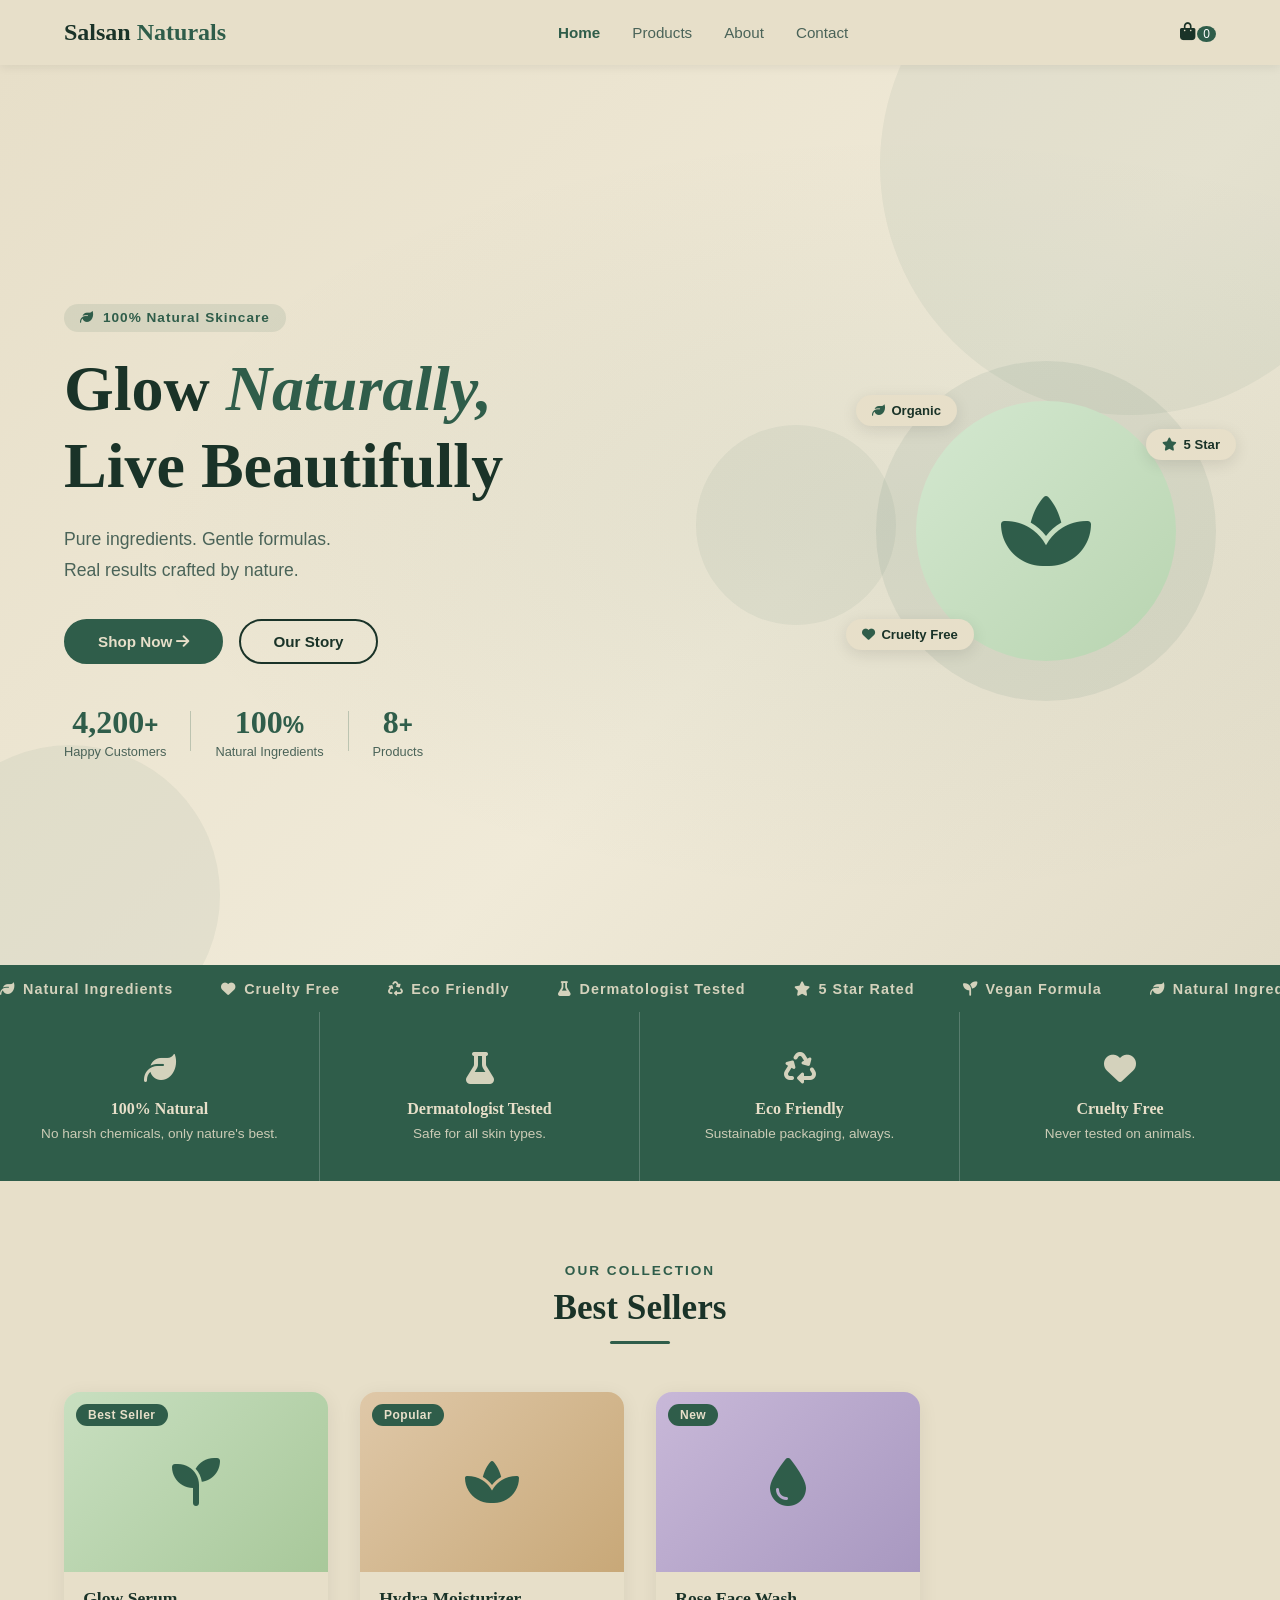
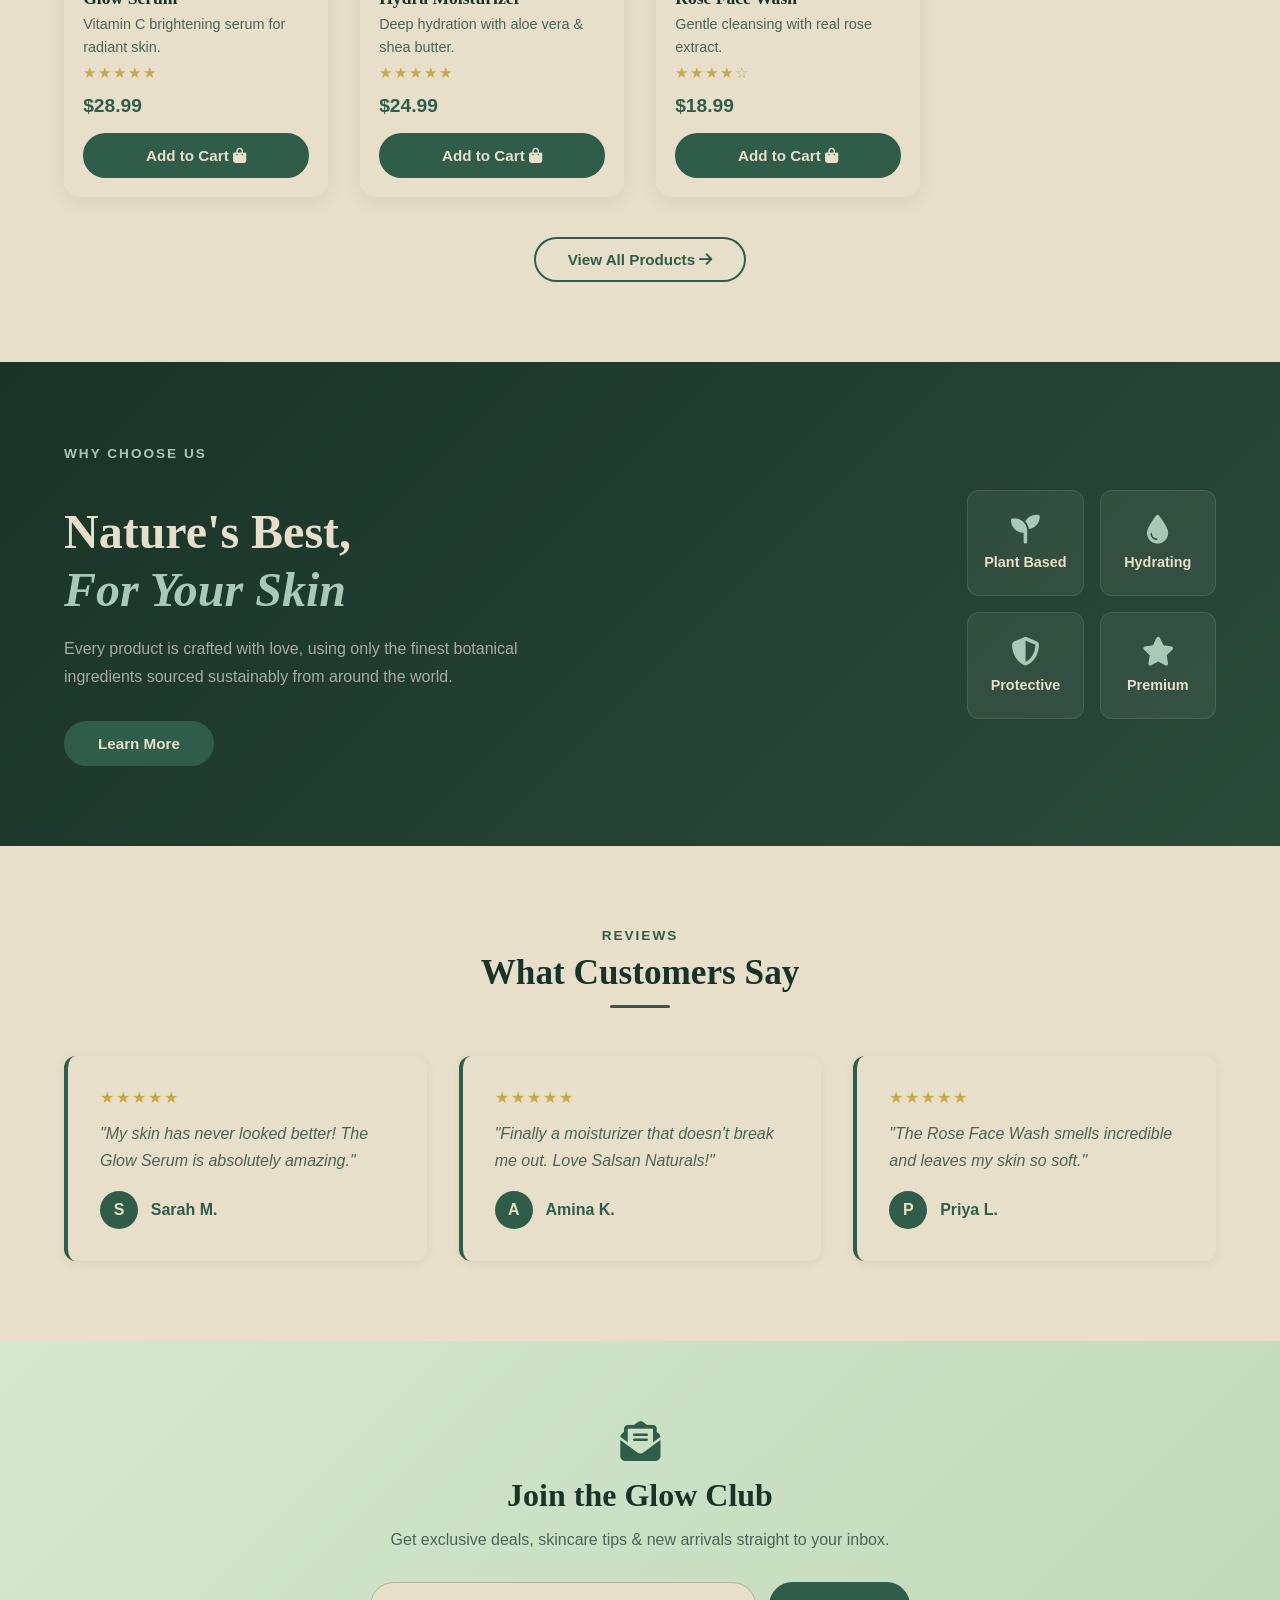
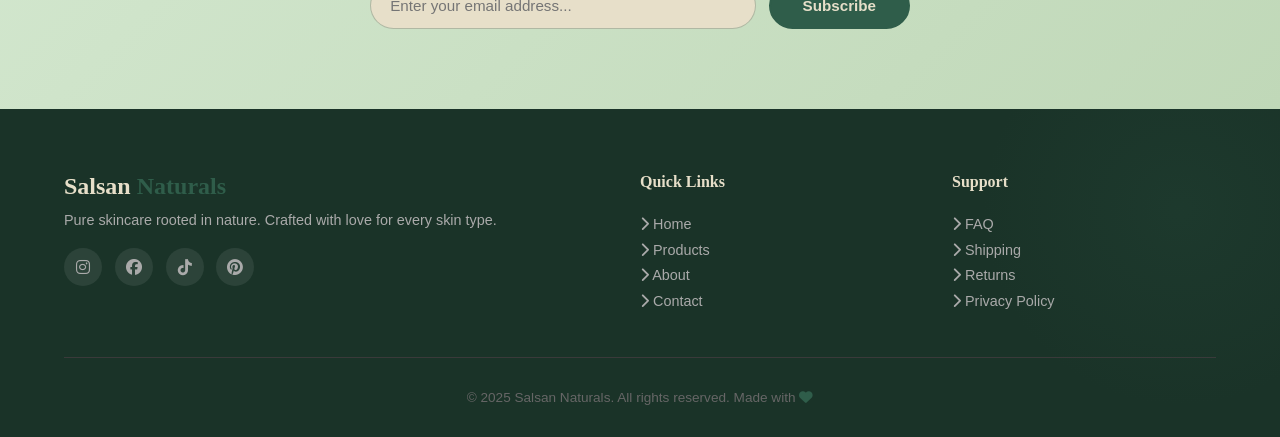
<file: index.html>
<!DOCTYPE html>
<html lang="en">
<head>
  <meta charset="UTF-8" />
  <meta name="viewport" content="width=device-width, initial-scale=1.0"/>
  <title>Salsan Naturals – Pure Skincare</title>
  <link rel="stylesheet" href="css/style.css" />
  <link href="https://fonts.googleapis.com/css2?family=Cormorant+Garamond:ital,wght@0,400;0,600;0,700;1,400&family=Jost:wght@300;400;500;600&display=swap" rel="stylesheet"/>
  <link rel="stylesheet" href="https://cdnjs.cloudflare.com/ajax/libs/font-awesome/6.5.0/css/all.min.css"/>
</head>
<body>

  <!-- CURSOR GLOW -->
  <div class="cursor-glow" id="cursorGlow"></div>

  <!-- FLOATING PARTICLES -->
  <div class="particles" id="particles"></div>

  <!-- NAVBAR -->
  <nav class="navbar" id="navbar">
    <div class="logo">Salsan <span>Naturals</span></div>
    <ul class="nav-links" id="navLinks">
      <li><a href="index.html" class="active">Home</a></li>
      <li><a href="products.html">Products</a></li>
      <li><a href="about.html">About</a></li>
      <li><a href="contact.html">Contact</a></li>
    </ul>
    <div class="nav-icons">
      <a href="products.html" class="cart-icon"><i class="fas fa-shopping-bag"></i><span id="cart-count">0</span></a>
    </div>
    <div class="hamburger" id="hamburger"><i class="fas fa-bars"></i></div>
  </nav>

  <!-- HERO -->
  <section class="hero">
    <div class="hero-bg-overlay"></div>
    <div class="hero-shapes">
      <div class="shape shape-1"></div>
      <div class="shape shape-2"></div>
      <div class="shape shape-3"></div>
    </div>
    <div class="hero-content reveal">
      <p class="hero-badge"><i class="fas fa-leaf"></i> 100% Natural Skincare</p>
      <h1 class="hero-title">Glow <em>Naturally,</em><br/>Live Beautifully</h1>
      <p class="hero-desc">Pure ingredients. Gentle formulas.<br/>Real results crafted by nature.</p>
      <div class="hero-btns">
        <a href="products.html" class="btn btn-primary">Shop Now <i class="fas fa-arrow-right"></i></a>
        <a href="about.html" class="btn btn-ghost">Our Story</a>
      </div>
      <div class="hero-stats">
        <div class="stat"><span class="count" data-target="5000">0</span><span>+</span><p>Happy Customers</p></div>
        <div class="stat-divider"></div>
        <div class="stat"><span class="count" data-target="100">0</span><span>%</span><p>Natural Ingredients</p></div>
        <div class="stat-divider"></div>
        <div class="stat"><span class="count" data-target="8">0</span><span>+</span><p>Products</p></div>
      </div>
    </div>
    <div class="hero-visual reveal-right">
      <div class="hero-circle-outer">
        <div class="hero-circle-inner">
          <i class="fas fa-spa fa-5x"></i>
        </div>
      </div>
      <div class="floating-badge badge-1"><i class="fas fa-leaf"></i> Organic</div>
      <div class="floating-badge badge-2"><i class="fas fa-heart"></i> Cruelty Free</div>
      <div class="floating-badge badge-3"><i class="fas fa-star"></i> 5 Star</div>
    </div>
  </section>

  <!-- MARQUEE STRIP -->
  <div class="marquee-strip">
    <div class="marquee-track">
      <span><i class="fas fa-leaf"></i> Natural Ingredients</span>
      <span><i class="fas fa-heart"></i> Cruelty Free</span>
      <span><i class="fas fa-recycle"></i> Eco Friendly</span>
      <span><i class="fas fa-flask"></i> Dermatologist Tested</span>
      <span><i class="fas fa-star"></i> 5 Star Rated</span>
      <span><i class="fas fa-seedling"></i> Vegan Formula</span>
      <span><i class="fas fa-leaf"></i> Natural Ingredients</span>
      <span><i class="fas fa-heart"></i> Cruelty Free</span>
      <span><i class="fas fa-recycle"></i> Eco Friendly</span>
      <span><i class="fas fa-flask"></i> Dermatologist Tested</span>
      <span><i class="fas fa-star"></i> 5 Star Rated</span>
      <span><i class="fas fa-seedling"></i> Vegan Formula</span>
    </div>
  </div>

  <!-- FEATURES -->
  <section class="features">
    <div class="feature reveal-up" style="--d:0s"><i class="fas fa-leaf"></i><h3>100% Natural</h3><p>No harsh chemicals, only nature's best.</p></div>
    <div class="feature reveal-up" style="--d:0.1s"><i class="fas fa-flask"></i><h3>Dermatologist Tested</h3><p>Safe for all skin types.</p></div>
    <div class="feature reveal-up" style="--d:0.2s"><i class="fas fa-recycle"></i><h3>Eco Friendly</h3><p>Sustainable packaging, always.</p></div>
    <div class="feature reveal-up" style="--d:0.3s"><i class="fas fa-heart"></i><h3>Cruelty Free</h3><p>Never tested on animals.</p></div>
  </section>

  <!-- BEST SELLERS -->
  <section class="section">
    <div class="section-header reveal">
      <p class="section-tag">Our Collection</p>
      <h2 class="section-title">Best Sellers</h2>
    </div>
    <div class="products-grid">
      <div class="product-card reveal-up" style="--d:0s">
        <div class="product-img" style="background:linear-gradient(135deg,#c8dfc0,#a8c89a);"><i class="fas fa-seedling fa-3x"></i></div>
        <div class="product-badge">Best Seller</div>
        <h3>Glow Serum</h3>
        <p>Vitamin C brightening serum for radiant skin.</p>
        <div class="product-stars">★★★★★</div>
        <span class="price">$28.99</span>
        <button class="btn add-cart" onclick="addToCart(this)">Add to Cart <i class="fas fa-shopping-bag"></i></button>
      </div>
      <div class="product-card reveal-up" style="--d:0.15s">
        <div class="product-img" style="background:linear-gradient(135deg,#dfc8a8,#c8a878);"><i class="fas fa-spa fa-3x"></i></div>
        <div class="product-badge">Popular</div>
        <h3>Hydra Moisturizer</h3>
        <p>Deep hydration with aloe vera & shea butter.</p>
        <div class="product-stars">★★★★★</div>
        <span class="price">$24.99</span>
        <button class="btn add-cart" onclick="addToCart(this)">Add to Cart <i class="fas fa-shopping-bag"></i></button>
      </div>
      <div class="product-card reveal-up" style="--d:0.3s">
        <div class="product-img" style="background:linear-gradient(135deg,#c8b8d8,#a898c0);"><i class="fas fa-droplet fa-3x"></i></div>
        <div class="product-badge">New</div>
        <h3>Rose Face Wash</h3>
        <p>Gentle cleansing with real rose extract.</p>
        <div class="product-stars">★★★★☆</div>
        <span class="price">$18.99</span>
        <button class="btn add-cart" onclick="addToCart(this)">Add to Cart <i class="fas fa-shopping-bag"></i></button>
      </div>
    </div>
    <div class="center-btn reveal">
      <a href="products.html" class="btn btn-outline">View All Products <i class="fas fa-arrow-right"></i></a>
    </div>
  </section>

  <!-- BANNER SECTION -->
  <section class="banner-section reveal">
    <div class="banner-content">
      <p class="section-tag">Why Choose Us</p>
      <h2>Nature's Best,<br/><em>For Your Skin</em></h2>
      <p>Every product is crafted with love, using only the finest botanical ingredients sourced sustainably from around the world.</p>
      <a href="about.html" class="btn btn-primary">Learn More</a>
    </div>
    <div class="banner-icons">
      <div class="banner-icon-card reveal-up" style="--d:0s"><i class="fas fa-seedling"></i><span>Plant Based</span></div>
      <div class="banner-icon-card reveal-up" style="--d:0.1s"><i class="fas fa-tint"></i><span>Hydrating</span></div>
      <div class="banner-icon-card reveal-up" style="--d:0.2s"><i class="fas fa-shield-alt"></i><span>Protective</span></div>
      <div class="banner-icon-card reveal-up" style="--d:0.3s"><i class="fas fa-star"></i><span>Premium</span></div>
    </div>
  </section>

  <!-- TESTIMONIALS -->
  <section class="testimonials">
    <div class="section-header reveal">
      <p class="section-tag">Reviews</p>
      <h2 class="section-title">What Customers Say</h2>
    </div>
    <div class="testimonials-grid">
      <div class="testimonial reveal-up" style="--d:0s">
        <div class="testimonial-stars">★★★★★</div>
        <p>"My skin has never looked better! The Glow Serum is absolutely amazing."</p>
        <div class="testimonial-author"><div class="author-avatar">S</div><strong>Sarah M.</strong></div>
      </div>
      <div class="testimonial reveal-up" style="--d:0.15s">
        <div class="testimonial-stars">★★★★★</div>
        <p>"Finally a moisturizer that doesn't break me out. Love Salsan Naturals!"</p>
        <div class="testimonial-author"><div class="author-avatar">A</div><strong>Amina K.</strong></div>
      </div>
      <div class="testimonial reveal-up" style="--d:0.3s">
        <div class="testimonial-stars">★★★★★</div>
        <p>"The Rose Face Wash smells incredible and leaves my skin so soft."</p>
        <div class="testimonial-author"><div class="author-avatar">P</div><strong>Priya L.</strong></div>
      </div>
    </div>
  </section>

  <!-- NEWSLETTER -->
  <section class="newsletter reveal">
    <div class="newsletter-content">
      <i class="fas fa-envelope-open-text newsletter-icon"></i>
      <h2>Join the Glow Club</h2>
      <p>Get exclusive deals, skincare tips & new arrivals straight to your inbox.</p>
      <form class="newsletter-form" onsubmit="subscribeNewsletter(event)">
        <input type="email" placeholder="Enter your email address..." required />
        <button type="submit" class="btn btn-primary">Subscribe</button>
      </form>
    </div>
  </section>

  <!-- FOOTER -->
  <footer class="footer">
    <div class="footer-glow"></div>
    <div class="footer-content">
      <div class="footer-brand">
        <div class="logo">Salsan <span>Naturals</span></div>
        <p>Pure skincare rooted in nature. Crafted with love for every skin type.</p>
        <div class="footer-social-icons">
          <a href="#"><i class="fab fa-instagram"></i></a>
          <a href="#"><i class="fab fa-facebook"></i></a>
          <a href="#"><i class="fab fa-tiktok"></i></a>
          <a href="#"><i class="fab fa-pinterest"></i></a>
        </div>
      </div>
      <div class="footer-links">
        <h4>Quick Links</h4>
        <a href="index.html"><i class="fas fa-chevron-right"></i> Home</a>
        <a href="products.html"><i class="fas fa-chevron-right"></i> Products</a>
        <a href="about.html"><i class="fas fa-chevron-right"></i> About</a>
        <a href="contact.html"><i class="fas fa-chevron-right"></i> Contact</a>
      </div>
      <div class="footer-links">
        <h4>Support</h4>
        <a href="#"><i class="fas fa-chevron-right"></i> FAQ</a>
        <a href="#"><i class="fas fa-chevron-right"></i> Shipping</a>
        <a href="#"><i class="fas fa-chevron-right"></i> Returns</a>
        <a href="#"><i class="fas fa-chevron-right"></i> Privacy Policy</a>
      </div>
    </div>
    <p class="footer-bottom">&copy; 2025 Salsan Naturals. All rights reserved. Made with <i class="fas fa-heart" style="color:#2F5D4A"></i></p>
  </footer>

  <!-- SCROLL TO TOP -->
  <button class="scroll-top" id="scrollTop" onclick="window.scrollTo({top:0,behavior:'smooth'})">
    <i class="fas fa-arrow-up"></i>
  </button>

  <script src="js/main.js"></script>
</body>
</html>
</file>
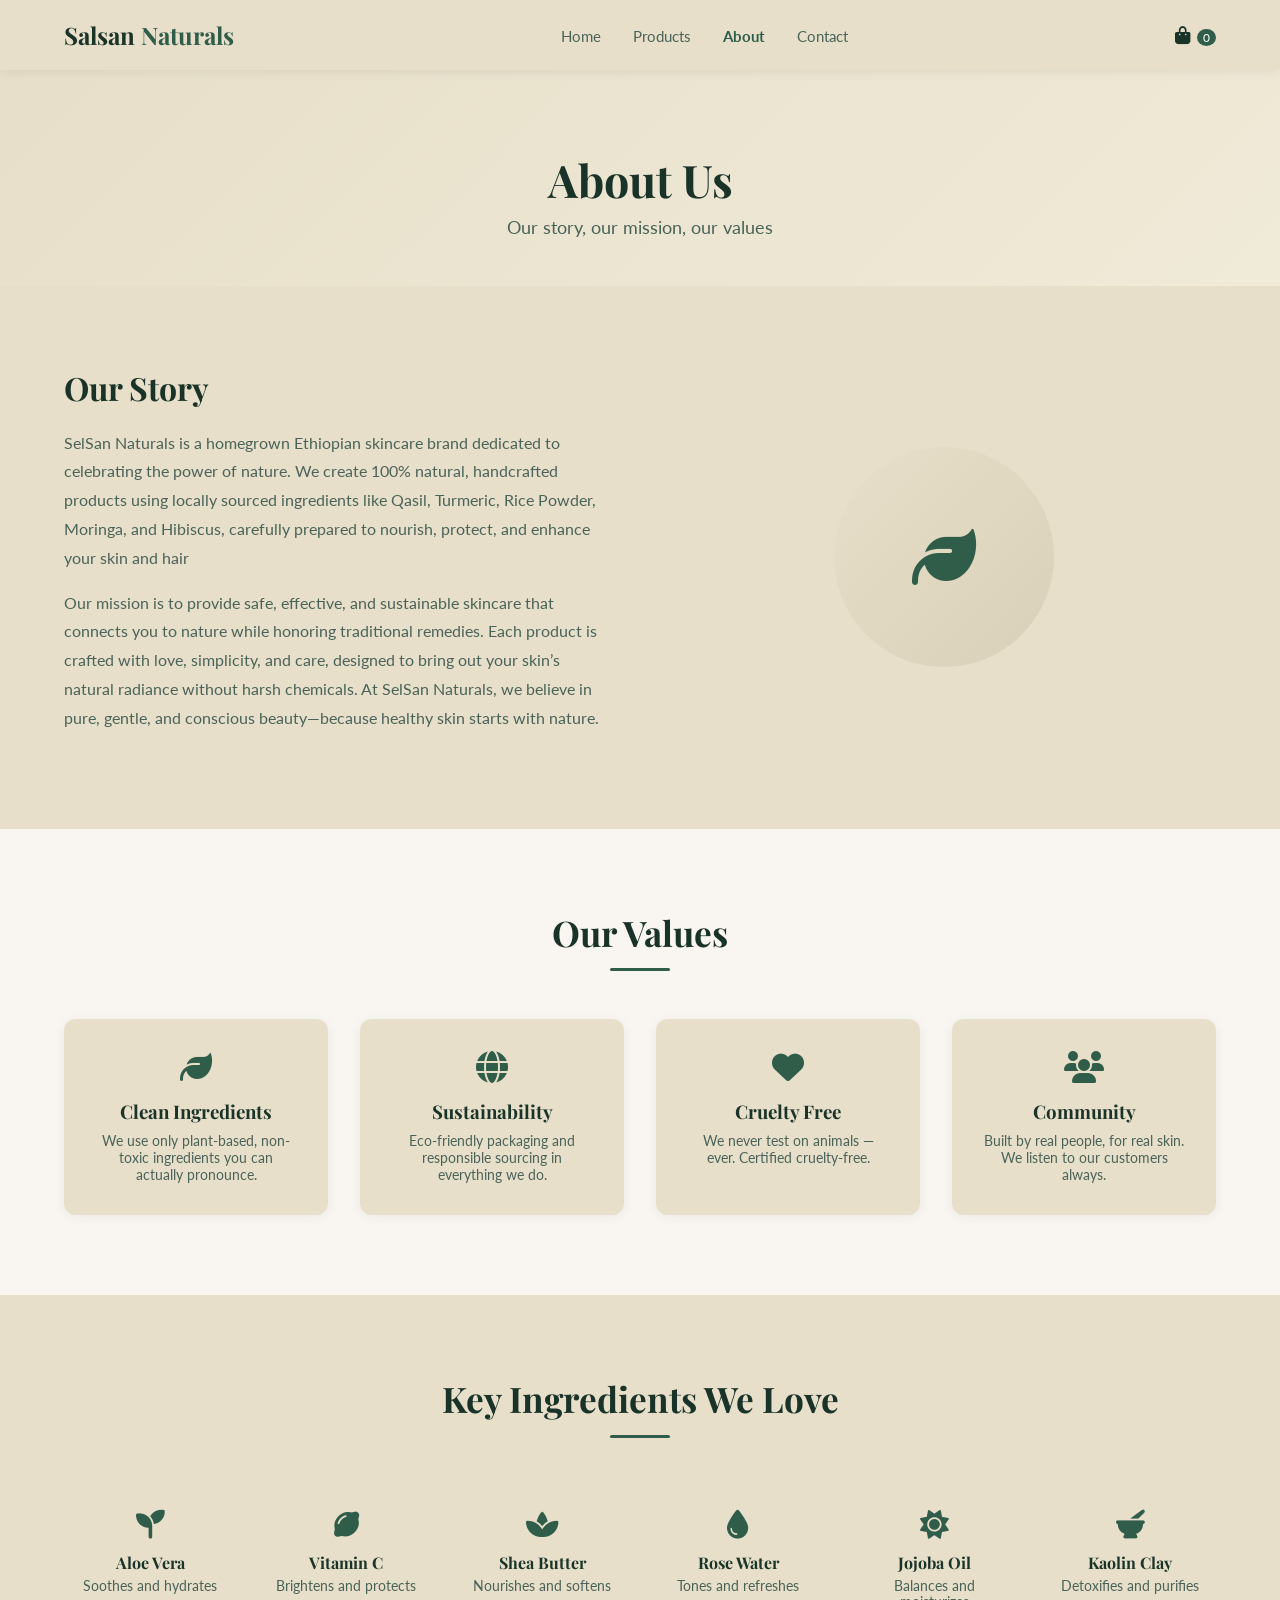
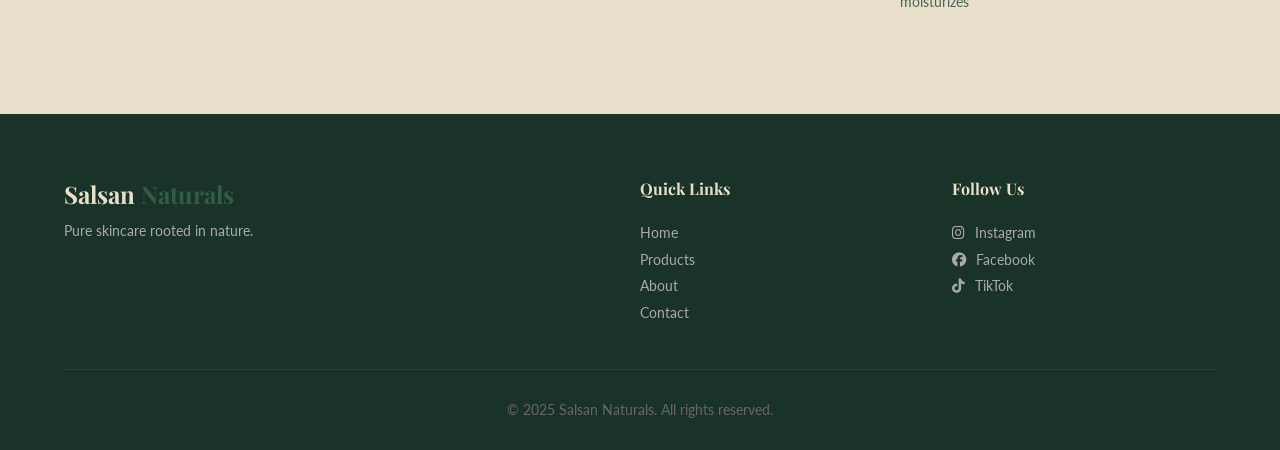
<file: about.html>
<!DOCTYPE html>
<html lang="en">
<head>
  <meta charset="UTF-8" />
  <meta name="viewport" content="width=device-width, initial-scale=1.0"/>
  <title>About – Salsan Naturals</title>
  <link rel="stylesheet" href="css/style.css" />
  <link href="https://fonts.googleapis.com/css2?family=Playfair+Display:wght@500;700&family=Lato:wght@300;400;700&display=swap" rel="stylesheet"/>
  <link rel="stylesheet" href="https://cdnjs.cloudflare.com/ajax/libs/font-awesome/6.5.0/css/all.min.css"/>
</head>
<body>

  <nav class="navbar">
    <div class="logo">Salsan <span>Naturals</span></div>
    <ul class="nav-links" id="navLinks">
      <li><a href="index.html">Home</a></li>
      <li><a href="products.html">Products</a></li>
      <li><a href="about.html" class="active">About</a></li>
      <li><a href="contact.html">Contact</a></li>
    </ul>
    <div class="nav-icons">
      <a href="products.html"><i class="fas fa-shopping-bag"></i> <span id="cart-count">0</span></a>
    </div>
    <div class="hamburger" id="hamburger"><i class="fas fa-bars"></i></div>
  </nav>

  <section class="page-hero">
    <h1>About Us</h1>
    <p>Our story, our mission, our values</p>
  </section>

  <section class="section about-section">
    <div class="about-grid">
      <div class="about-text">
        <h2>Our Story</h2>
        <p>SelSan Naturals is a homegrown Ethiopian skincare brand dedicated to celebrating the power of nature. We create 100% natural, handcrafted products using locally sourced ingredients like Qasil, Turmeric, Rice Powder, Moringa, and Hibiscus, carefully prepared to nourish, protect, and enhance your skin and hair</p>
        <p>Our mission is to provide safe, effective, and sustainable skincare that connects you to nature while honoring traditional remedies. Each product is crafted with love, simplicity, and care, designed to bring out your skin’s natural radiance without harsh chemicals.
At SelSan Naturals, we believe in pure, gentle, and conscious beauty—because healthy skin starts with nature.</p>
      </div>
      <div class="about-visual">
        <div class="about-icon-box"><i class="fas fa-leaf fa-4x"></i></div>
      </div>
    </div>
  </section>

  <section class="section" style="background:#f9f5f0;">
    <h2 class="section-title">Our Values</h2>
    <div class="values-grid">
      <div class="value-card"><i class="fas fa-leaf"></i><h3>Clean Ingredients</h3><p>We use only plant-based, non-toxic ingredients you can actually pronounce.</p></div>
      <div class="value-card"><i class="fas fa-globe"></i><h3>Sustainability</h3><p>Eco-friendly packaging and responsible sourcing in everything we do.</p></div>
      <div class="value-card"><i class="fas fa-heart"></i><h3>Cruelty Free</h3><p>We never test on animals — ever. Certified cruelty-free.</p></div>
      <div class="value-card"><i class="fas fa-users"></i><h3>Community</h3><p>Built by real people, for real skin. We listen to our customers always.</p></div>
    </div>
  </section>

  <section class="section">
    <h2 class="section-title">Key Ingredients We Love</h2>
    <div class="ingredients-grid">
      <div class="ingredient"><i class="fas fa-seedling"></i><h4>Aloe Vera</h4><p>Soothes and hydrates</p></div>
      <div class="ingredient"><i class="fas fa-lemon"></i><h4>Vitamin C</h4><p>Brightens and protects</p></div>
      <div class="ingredient"><i class="fas fa-spa"></i><h4>Shea Butter</h4><p>Nourishes and softens</p></div>
      <div class="ingredient"><i class="fas fa-droplet"></i><h4>Rose Water</h4><p>Tones and refreshes</p></div>
      <div class="ingredient"><i class="fas fa-sun"></i><h4>Jojoba Oil</h4><p>Balances and moisturizes</p></div>
      <div class="ingredient"><i class="fas fa-mortar-pestle"></i><h4>Kaolin Clay</h4><p>Detoxifies and purifies</p></div>
    </div>
  </section>

  <footer class="footer">
    <div class="footer-content">
      <div class="footer-brand"><div class="logo">Salsan <span>Naturals</span></div><p>Pure skincare rooted in nature.</p></div>
      <div class="footer-links">
        <h4>Quick Links</h4>
        <a href="index.html">Home</a>
        <a href="products.html">Products</a>
        <a href="about.html">About</a>
        <a href="contact.html">Contact</a>
      </div>
      <div class="footer-social">
        <h4>Follow Us</h4>
        <a href="#"><i class="fab fa-instagram"></i> Instagram</a>
        <a href="#"><i class="fab fa-facebook"></i> Facebook</a>
        <a href="#"><i class="fab fa-tiktok"></i> TikTok</a>
      </div>
    </div>
    <p class="footer-bottom">&copy; 2025 Salsan Naturals. All rights reserved.</p>
  </footer>

  <script src="js/main.js"></script>
</body>
</html>
</file>
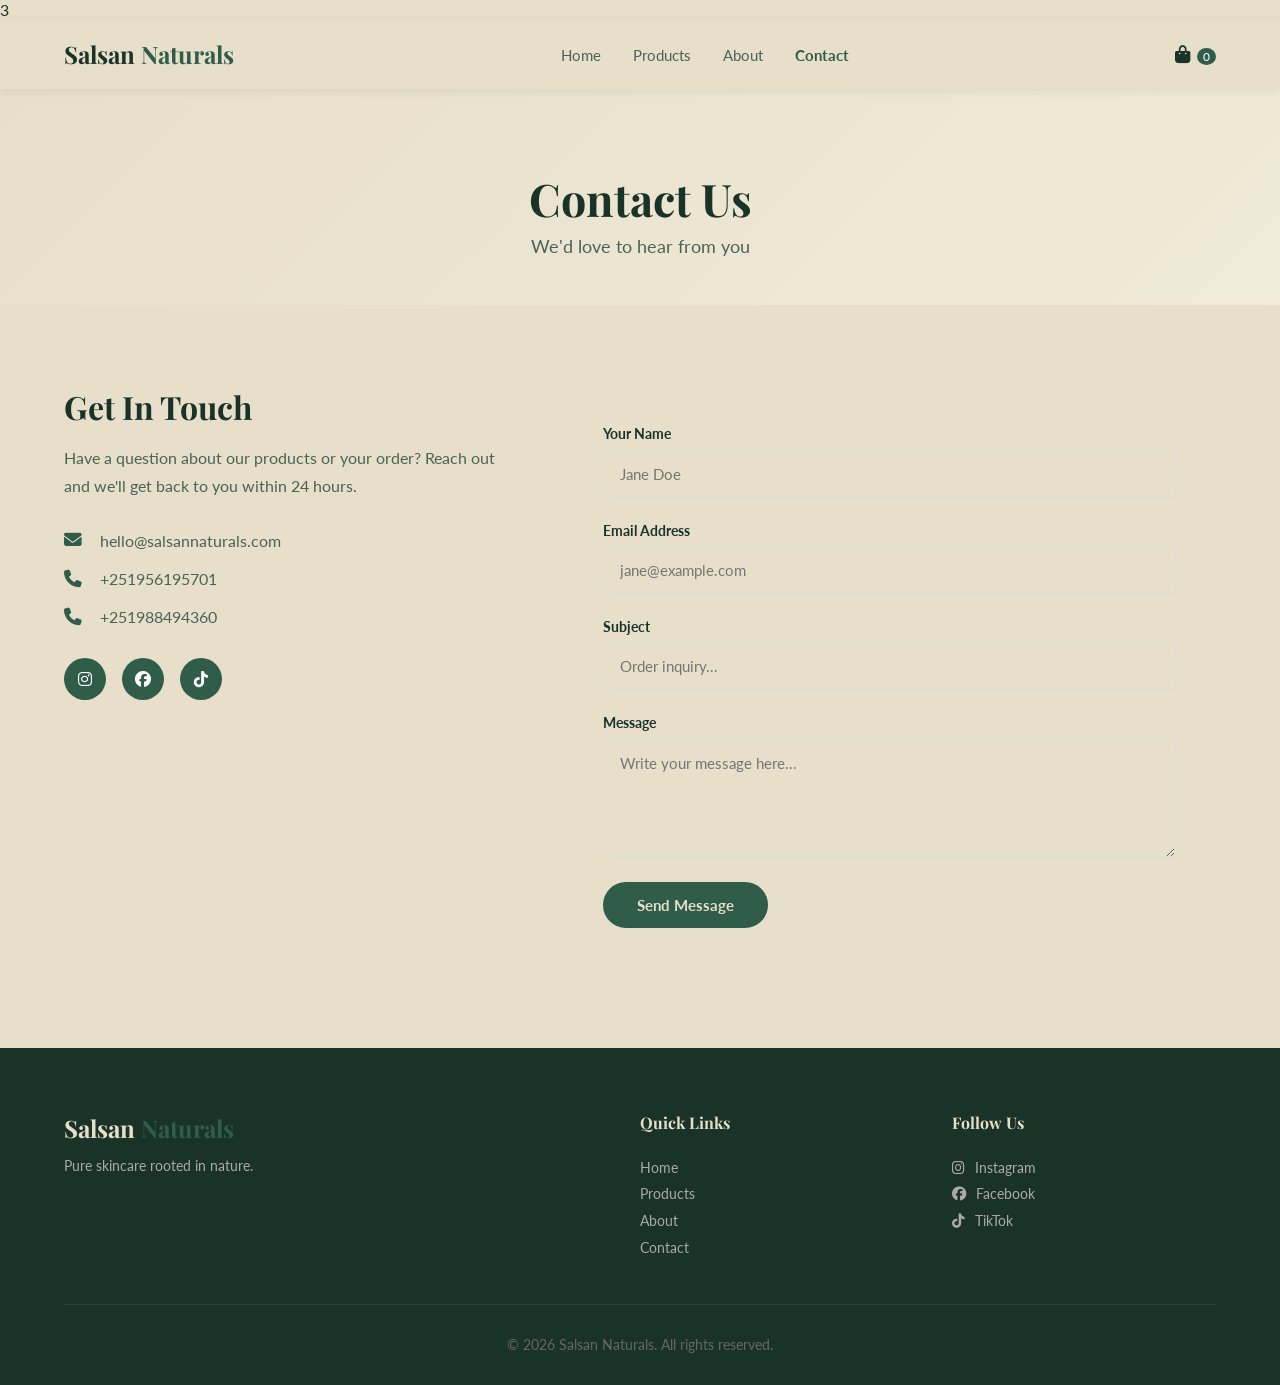
<file: contact.html>
3<!DOCTYPE html>
<html lang="en">
<head>
  <meta charset="UTF-8" />
  <meta name="viewport" content="width=device-width, initial-scale=1.0"/>
  <title>Contact – Salsan Naturals</title>
  <link rel="stylesheet" href="css/style.css" />
  <link href="https://fonts.googleapis.com/css2?family=Playfair+Display:wght@500;700&family=Lato:wght@300;400;700&display=swap" rel="stylesheet"/>
  <link rel="stylesheet" href="https://cdnjs.cloudflare.com/ajax/libs/font-awesome/6.5.0/css/all.min.css"/>
</head>
<body>

  <nav class="navbar">
    <div class="logo">Salsan <span>Naturals</span></div>
    <ul class="nav-links" id="navLinks">
      <li><a href="index.html">Home</a></li>
      <li><a href="products.html">Products</a></li>
      <li><a href="about.html">About</a></li>
      <li><a href="contact.html" class="active">Contact</a></li>
    </ul>
    <div class="nav-icons">
      <a href="products.html"><i class="fas fa-shopping-bag"></i> <span id="cart-count">0</span></a>
    </div>
    <div class="hamburger" id="hamburger"><i class="fas fa-bars"></i></div>
  </nav>

  <section class="page-hero">
    <h1>Contact Us</h1>
    <p>We'd love to hear from you</p>
  </section>

  <section class="section contact-section">
    <div class="contact-grid">

      <div class="contact-info">
        <h2>Get In Touch</h2>
        <p>Have a question about our products or your order? Reach out and we'll get back to you within 24 hours.</p>
        <div class="contact-item"><i class="fas fa-envelope"></i><span>hello@salsannaturals.com</span></div>
        <div class="contact-item"><i class="fas fa-phone"></i><span>+251956195701</span></div>
        <div class="contact-item"><i class="fas fa-phone"></i><span>+251988494360</span></div>
  
        <div class="contact-socials">
          <a href="#"><i class="fab fa-instagram"></i></a>
          <a href="#"><i class="fab fa-facebook"></i></a>
          <a href="#"><i class="fab fa-tiktok"></i></a>
        </div>
      </div>

      <form class="contact-form" id="contactForm" onsubmit="submitForm(event)">
        <div class="form-group">
          <label>Your Name</label>
          <input type="text" id="name" placeholder="Jane Doe" required />
        </div>
        <div class="form-group">
          <label>Email Address</label>
          <input type="email" id="email" placeholder="jane@example.com" required />
        </div>
        <div class="form-group">
          <label>Subject</label>
          <input type="text" id="subject" placeholder="Order inquiry..." required />
        </div>
        <div class="form-group">
          <label>Message</label>
          <textarea id="message" rows="5" placeholder="Write your message here..." required></textarea>
        </div>
        <button type="submit" class="btn">Send Message</button>
        <p id="form-success" class="form-success" style="display:none;">✅ Message sent! We'll reply soon.</p>
      </form>

    </div>
  </section>

  <footer class="footer">
    <div class="footer-content">
      <div class="footer-brand"><div class="logo">Salsan <span>Naturals</span></div><p>Pure skincare rooted in nature.</p></div>
      <div class="footer-links">
        <h4>Quick Links</h4>
        <a href="index.html">Home</a>
        <a href="products.html">Products</a>
        <a href="about.html">About</a>
        <a href="contact.html">Contact</a>
      </div>
      <div class="footer-social">
        <h4>Follow Us</h4>
        <a href="#"><i class="fab fa-instagram"></i> Instagram</a>
        <a href="#"><i class="fab fa-facebook"></i> Facebook</a>
        <a href="#"><i class="fab fa-tiktok"></i> TikTok</a>
      </div>
    </div>
    <p class="footer-bottom">&copy; 2026 Salsan Naturals. All rights reserved.</p>
  </footer>

  <script src="js/main.js"></script>
</body>
</html>
</file>
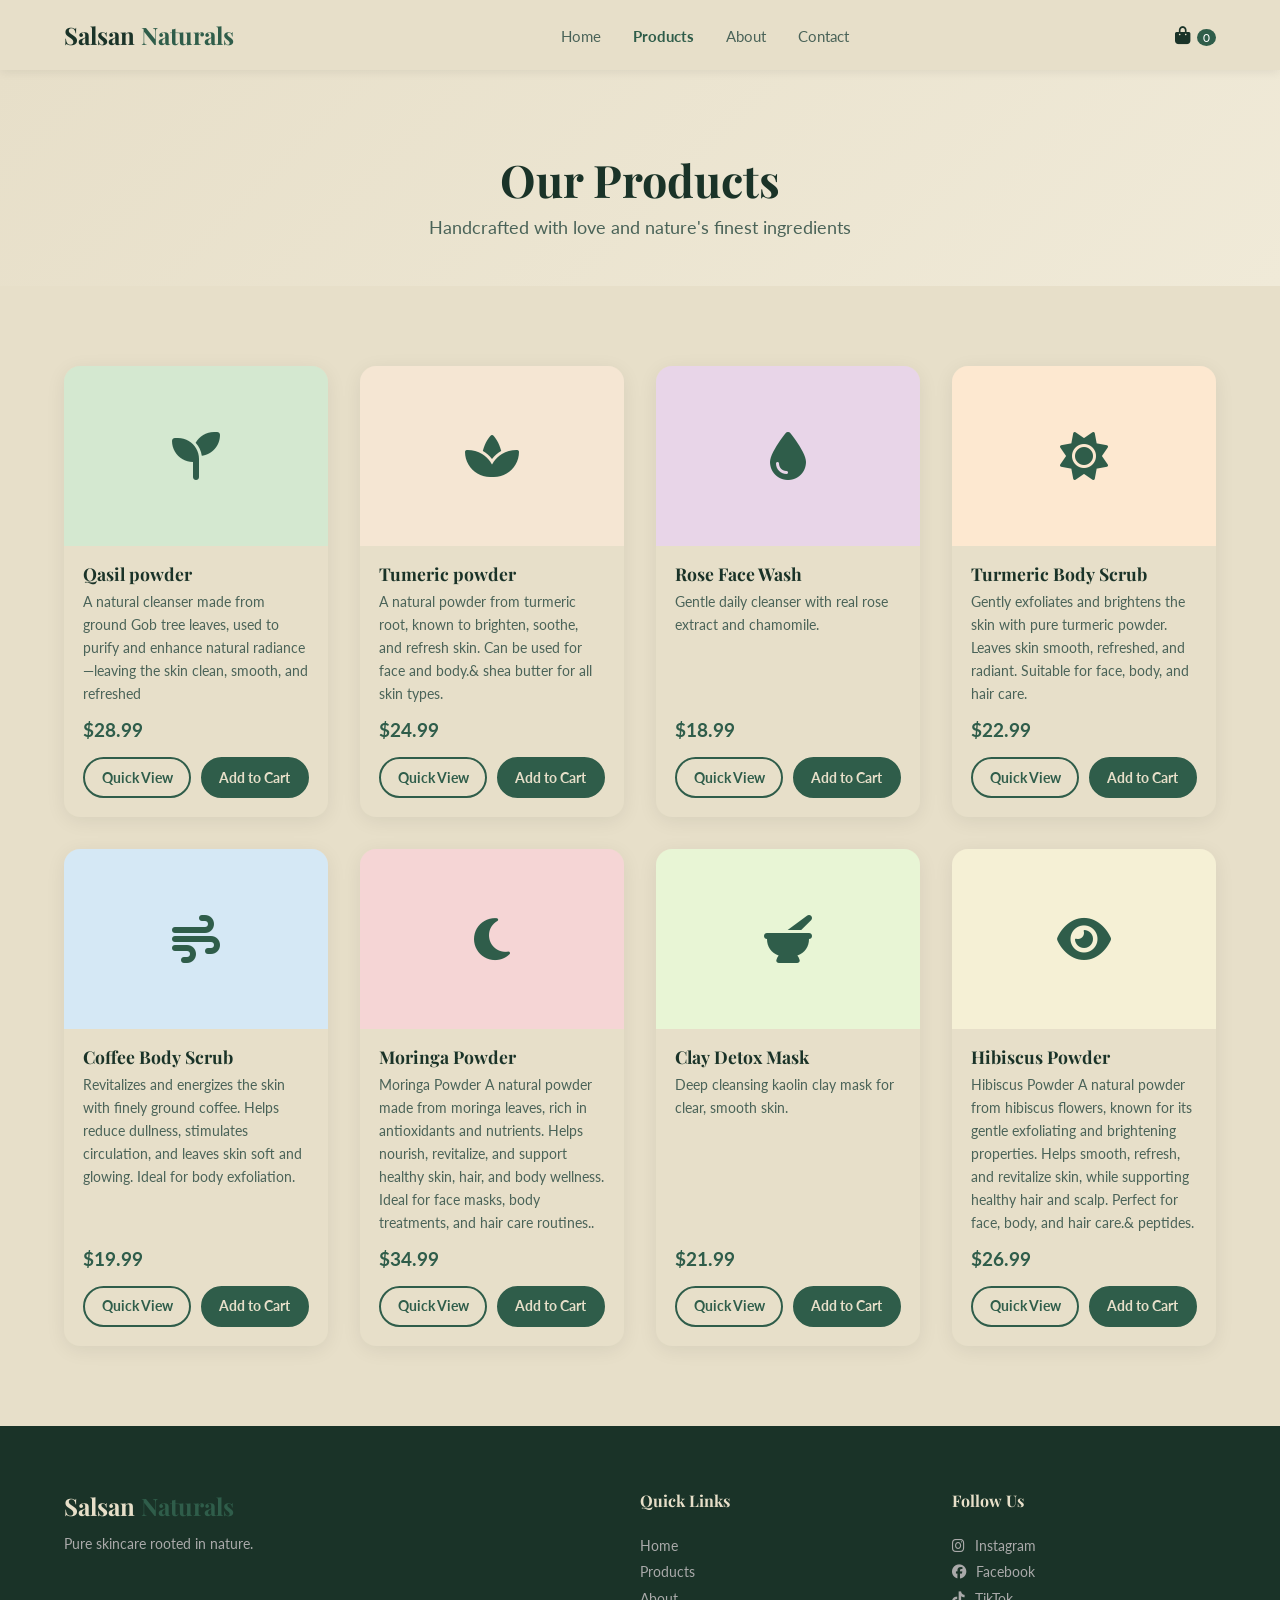
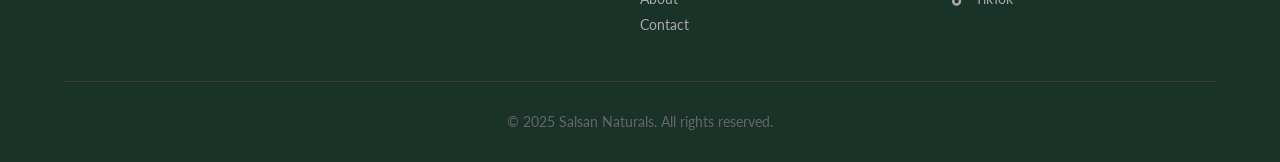
<file: products.html>
<!DOCTYPE html>
<html lang="en">
<head>
  <meta charset="UTF-8" />
  <meta name="viewport" content="width=device-width, initial-scale=1.0"/>
  <title>Products – Salsan Naturals</title>
  <link rel="stylesheet" href="css/style.css" />
  <link href="https://fonts.googleapis.com/css2?family=Playfair+Display:wght@500;700&family=Lato:wght@300;400;700&display=swap" rel="stylesheet"/>
  <link rel="stylesheet" href="https://cdnjs.cloudflare.com/ajax/libs/font-awesome/6.5.0/css/all.min.css"/>
</head>
<body>

  <nav class="navbar">
    <div class="logo">Salsan <span>Naturals</span></div>
    <ul class="nav-links" id="navLinks">
      <li><a href="index.html">Home</a></li>
      <li><a href="products.html" class="active">Products</a></li>
      <li><a href="about.html">About</a></li>
      <li><a href="contact.html">Contact</a></li>
    </ul>
    <div class="nav-icons">
      <a href="products.html"><i class="fas fa-shopping-bag"></i> <span id="cart-count">0</span></a>
    </div>
    <div class="hamburger" id="hamburger"><i class="fas fa-bars"></i></div>
  </nav>

  <section class="page-hero">
    <h1>Our Products</h1>
    <p>Handcrafted with love and nature's finest ingredients</p>
  </section>

  <!-- Quick View Modal -->
  <div id="quickViewModal" class="modal-overlay" onclick="closeModal(event)">
    <div class="modal-box">
      <button class="modal-close" onclick="document.getElementById('quickViewModal').classList.remove('open')">&times;</button>
      <div id="modal-img" class="modal-img"></div>
      <div class="modal-info">
        <h2 id="modal-name"></h2>
        <p id="modal-desc"></p>
        <span id="modal-price" class="price"></span>
        <div class="qty-row">
          <button class="qty-btn" onclick="changeQty(-1)">&#8722;</button>
          <span id="modal-qty">1</span>
          <button class="qty-btn" onclick="changeQty(1)">&#43;</button>
        </div>
        <button class="btn" onclick="addFromModal()">Add to Cart</button>
      </div>
    </div>
  </div>

  <section class="section">
    <div class="products-grid">

      <div class="product-card">
        <div class="product-img" style="background:#d4e8d0;"><i class="fas fa-seedling fa-3x"></i></div>
        <h3>Qasil powder</h3>
        <p>A natural cleanser made from ground Gob tree leaves, used to purify and enhance natural radiance—leaving the skin clean, smooth, and refreshed</p>
        <span class="price">$28.99</span>
        <div class="card-actions">
          <button class="btn btn-outline" onclick="openModal('Qasil Serum','Vitamin C brightening serum for radiant, even-toned skin.','$28.99','#d4e8d0','fa-seedling')">Quick View</button>
          <button class="btn add-cart" onclick="addToCart('Qasil Serum', this)">Add to Cart</button>
        </div>
      </div>

      <div class="product-card">
        <div class="product-img" style="background:#f5e6d3;"><i class="fas fa-spa fa-3x"></i></div>
        <h3>Tumeric powder</h3>
        <p> A natural powder from turmeric root, known to brighten, soothe, and refresh skin. Can be used for face and body.&amp; shea butter for all skin types.</p>
        <span class="price">$24.99</span>
        <div class="card-actions">
          <button class="btn btn-outline" onclick="openModal('Hydra Moisturizer','Deep hydration with aloe vera &amp; shea butter for all skin types.','$24.99','#f5e6d3','fa-spa')">Quick View</button>
          <button class="btn add-cart" onclick="addToCart('Hydra Moisturizer', this)">Add to Cart</button>
        </div>
      </div>

      <div class="product-card">
        <div class="product-img" style="background:#e8d5e8;"><i class="fas fa-droplet fa-3x"></i></div>
        <h3>Rose Face Wash</h3>
        <p>Gentle daily cleanser with real rose extract and chamomile.</p>
        <span class="price">$18.99</span>
        <div class="card-actions">
          <button class="btn btn-outline" onclick="openModal('Rose Face Wash','Gentle daily cleanser with real rose extract and chamomile.','$18.99','#e8d5e8','fa-droplet')">Quick View</button>
          <button class="btn add-cart" onclick="addToCart('Rose Face Wash', this)">Add to Cart</button>
        </div>
      </div>

      <div class="product-card">
        <div class="product-img" style="background:#fde8d0;"><i class="fas fa-sun fa-3x"></i></div>
        <h3>Turmeric Body Scrub</h3>
        <p>Gently exfoliates and brightens the skin with pure turmeric powder. Leaves skin smooth, refreshed, and radiant. Suitable for face, body, and hair care.</p>
        <span class="price">$22.99</span>
        <div class="card-actions">
          <button class="btn btn-outline" onclick="openModal('SPF 50 Sunscreen','Lightweight, non-greasy sun protection with zinc oxide.','$22.99','#fde8d0','fa-sun')">Quick View</button>
          <button class="btn add-cart" onclick="addToCart('SPF 50 Sunscreen', this)">Add to Cart</button>
        </div>
      </div>

      <div class="product-card">
        <div class="product-img" style="background:#d5e8f5;"><i class="fas fa-wind fa-3x"></i></div>
        <h3>Coffee Body Scrub</h3>
        <p>Revitalizes and energizes the skin with finely ground coffee. Helps reduce dullness, stimulates circulation, and leaves skin soft and glowing. Ideal for body exfoliation.</p>
        <span class="price">$19.99</span>
        <div class="card-actions">
          <button class="btn btn-outline" onclick="openModal('Pore Minimizer Toner','Balances skin tone and tightens pores with witch hazel.','$19.99','#d5e8f5','fa-wind')">Quick View</button>
          <button class="btn add-cart" onclick="addToCart('Pore Minimizer Toner', this)">Add to Cart</button>
        </div>
      </div>

      <div class="product-card">
        <div class="product-img" style="background:#f5d5d5;"><i class="fas fa-moon fa-3x"></i></div>
        <h3>Moringa Powder</h3>
        <p>Moringa Powder
A natural powder made from moringa leaves, rich in antioxidants and nutrients. Helps nourish, revitalize, and support healthy skin, hair, and body wellness. Ideal for face masks, body treatments, and hair care routines..</p>
        <span class="price">$34.99</span>
        <div class="card-actions">
          <button class="btn btn-outline" onclick="openModal('Night Repair Cream','Overnight renewal with retinol and hyaluronic acid.','$34.99','#f5d5d5','fa-moon')">Quick View</button>
          <button class="btn add-cart" onclick="addToCart('Night Repair Cream', this)">Add to Cart</button>
        </div>
      </div>

      <div class="product-card">
        <div class="product-img" style="background:#e8f5d5;"><i class="fas fa-mortar-pestle fa-3x"></i></div>
        <h3>Clay Detox Mask</h3>
        <p>Deep cleansing kaolin clay mask for clear, smooth skin.</p>
        <span class="price">$21.99</span>
        <div class="card-actions">
          <button class="btn btn-outline" onclick="openModal('Clay Detox Mask','Deep cleansing kaolin clay mask for clear, smooth skin.','$21.99','#e8f5d5','fa-mortar-pestle')">Quick View</button>
          <button class="btn add-cart" onclick="addToCart('Clay Detox Mask', this)">Add to Cart</button>
        </div>
      </div>

      <div class="product-card">
        <div class="product-img" style="background:#f5f0d5;"><i class="fas fa-eye fa-3x"></i></div>
        <h3>Hibiscus Powder</h3>
        <p> Hibiscus Powder
A natural powder from hibiscus flowers, known for its gentle exfoliating and brightening properties. Helps smooth, refresh, and revitalize skin, while supporting healthy hair and scalp. Perfect for face, body, and hair care.&amp; peptides.</p>
        <span class="price">$26.99</span>
        <div class="card-actions">
          <button class="btn btn-outline" onclick="openModal('Eye Cream','Reduces dark circles and puffiness with caffeine &amp; peptides.','$26.99','#f5f0d5','fa-eye')">Quick View</button>
          <button class="btn add-cart" onclick="addToCart('Eye Cream', this)">Add to Cart</button>
        </div>
      </div>

    </div>
  </section>

  <footer class="footer">
    <div class="footer-content">
      <div class="footer-brand"><div class="logo">Salsan <span>Naturals</span></div><p>Pure skincare rooted in nature.</p></div>
      <div class="footer-links">
        <h4>Quick Links</h4>
        <a href="index.html">Home</a>
        <a href="products.html">Products</a>
        <a href="about.html">About</a>
        <a href="contact.html">Contact</a>
      </div>
      <div class="footer-social">
        <h4>Follow Us</h4>
        <a href="#"><i class="fab fa-instagram"></i> Instagram</a>
        <a href="#"><i class="fab fa-facebook"></i> Facebook</a>
        <a href="#"><i class="fab fa-tiktok"></i> TikTok</a>
      </div>
    </div>
    <p class="footer-bottom">&copy; 2025 Salsan Naturals. All rights reserved.</p>
  </footer>

  <script src="js/main.js"></script>
</body>
</html>
</file>
<file: css/style.css>
/* ===== RESET & BASE ===== */
*, *::before, *::after { margin: 0; padding: 0; box-sizing: border-box; }

:root {
  --green: #2F5D4A;
  --green-light: #4a8a6e;
  --cream: #E7DFC9;
  --dark: #1a3328;
  --gray: #4a6358;
  --white: #E7DFC9;
}

body {
  font-family: 'Lato', sans-serif;
  color: var(--dark);
  background: var(--white);
}

h1, h2, h3, h4 { font-family: 'Playfair Display', serif; }

a { text-decoration: none; color: inherit; }

/* ===== NAVBAR ===== */
.navbar {
  display: flex;
  align-items: center;
  justify-content: space-between;
  padding: 1.2rem 5%;
  background: #E7DFC9;
  position: sticky;
  top: 0;
  z-index: 100;
  box-shadow: 0 2px 10px rgba(0,0,0,0.07);
}

.logo { font-family: 'Playfair Display', serif; font-size: 1.5rem; font-weight: 700; color: var(--dark); }
.logo span { color: var(--green); }

.nav-links { display: flex; list-style: none; gap: 2rem; }
.nav-links a { font-size: 0.95rem; font-weight: 400; color: var(--gray); transition: color 0.3s; }
.nav-links a:hover, .nav-links a.active { color: var(--green); font-weight: 700; }

.nav-icons a { color: var(--dark); font-size: 1.1rem; position: relative; }
.nav-icons span { background: var(--green); color: white; border-radius: 50%; padding: 1px 6px; font-size: 0.75rem; margin-left: 2px; }

.hamburger { display: none; font-size: 1.4rem; cursor: pointer; color: var(--dark); }

/* ===== BUTTONS ===== */
.btn {
  display: inline-block;
  background: var(--green);
  color: var(--white);
  padding: 0.75rem 2rem;
  border-radius: 30px;
  border: 2px solid var(--green);
  font-size: 0.95rem;
  font-weight: 700;
  cursor: pointer;
  transition: all 0.3s;
  font-family: 'Lato', sans-serif;
}
.btn:hover { background: transparent; color: var(--green); }
.btn-outline { background: transparent; color: var(--green); }
.btn-outline:hover { background: var(--green); color: var(--white); }

/* ===== HERO ===== */
.hero {
  min-height: 90vh;
  background: linear-gradient(135deg, #E7DFC9 0%, #f0ead8 50%, #E7DFC9 100%);
  display: flex;
  align-items: center;
  padding: 4rem 5%;
}

.hero-content { max-width: 600px; }
.hero-sub { color: var(--green); font-weight: 700; letter-spacing: 2px; text-transform: uppercase; font-size: 0.9rem; margin-bottom: 1rem; }
.hero-content h1 { font-size: clamp(2.5rem, 5vw, 4rem); line-height: 1.2; margin-bottom: 1.2rem; color: var(--dark); }
.hero-desc { color: var(--gray); font-size: 1.1rem; margin-bottom: 2rem; line-height: 1.7; }

/* ===== PAGE HERO ===== */
.page-hero {
  background: linear-gradient(135deg, #E7DFC9, #f0ead8);
  text-align: center;
  padding: 5rem 5% 3rem;
}
.page-hero h1 { font-size: 2.8rem; color: var(--dark); margin-bottom: 0.5rem; }
.page-hero p { color: var(--gray); font-size: 1.1rem; }

/* ===== FEATURES ===== */
.features {
  display: grid;
  grid-template-columns: repeat(4, 1fr);
  gap: 0;
  background: var(--green);
}
.feature {
  text-align: center;
  padding: 2.5rem 1.5rem;
  color: var(--white);
  border-right: 1px solid rgba(255,255,255,0.2);
}
.feature:last-child { border-right: none; }
.feature i { font-size: 2rem; margin-bottom: 1rem; opacity: 0.9; }
.feature h3 { font-size: 1rem; margin-bottom: 0.5rem; }
.feature p { font-size: 0.85rem; opacity: 0.85; }

/* ===== SECTIONS ===== */
.section { padding: 5rem 5%; }
.section-title { text-align: center; font-size: 2.2rem; margin-bottom: 3rem; color: var(--dark); }
.section-title::after { content: ''; display: block; width: 60px; height: 3px; background: var(--green); margin: 0.8rem auto 0; border-radius: 2px; }

/* ===== PRODUCTS GRID ===== */
.products-grid { display: grid; grid-template-columns: repeat(auto-fill, minmax(260px, 1fr)); gap: 2rem; }

.product-card {
  background: var(--white);
  border-radius: 16px;
  overflow: hidden;
  box-shadow: 0 4px 20px rgba(0,0,0,0.07);
  transition: transform 0.3s, box-shadow 0.3s;
  display: flex;
  flex-direction: column;
}
.product-card:hover { transform: translateY(-6px); box-shadow: 0 10px 30px rgba(0,0,0,0.12); }

.product-img {
  height: 180px;
  display: flex;
  align-items: center;
  justify-content: center;
  color: var(--green);
}

.product-card h3 { padding: 1rem 1.2rem 0.3rem; font-size: 1.1rem; }
.product-card p { padding: 0 1.2rem; color: var(--gray); font-size: 0.9rem; line-height: 1.6; flex: 1; }
.price { display: block; padding: 0.8rem 1.2rem 0; font-size: 1.2rem; font-weight: 700; color: var(--green); }
.product-card .btn { margin: 1rem 1.2rem 1.2rem; text-align: center; }

/* ===== TESTIMONIALS ===== */
.testimonials { background: var(--cream); padding: 5rem 5%; }
.testimonials-grid { display: grid; grid-template-columns: repeat(auto-fill, minmax(280px, 1fr)); gap: 2rem; }
.testimonial {
  background: var(--white);
  padding: 2rem;
  border-radius: 12px;
  box-shadow: 0 2px 12px rgba(0,0,0,0.06);
  border-left: 4px solid var(--green);
}
.testimonial p { color: var(--gray); font-style: italic; line-height: 1.7; margin-bottom: 1rem; }
.testimonial strong { color: var(--green); }

/* ===== ABOUT ===== */
.about-grid { display: grid; grid-template-columns: 1fr 1fr; gap: 4rem; align-items: center; }
.about-text h2 { font-size: 2rem; margin-bottom: 1.2rem; }
.about-text p { color: var(--gray); line-height: 1.8; margin-bottom: 1rem; }
.about-visual { display: flex; justify-content: center; }
.about-icon-box {
  width: 220px; height: 220px;
  background: linear-gradient(135deg, #E7DFC9, #d8d0b8);
  border-radius: 50%;
  display: flex; align-items: center; justify-content: center;
  color: var(--green);
}

.values-grid { display: grid; grid-template-columns: repeat(auto-fill, minmax(220px, 1fr)); gap: 2rem; }
.value-card { text-align: center; padding: 2rem; background: var(--white); border-radius: 12px; box-shadow: 0 2px 12px rgba(0,0,0,0.06); }
.value-card i { font-size: 2rem; color: var(--green); margin-bottom: 1rem; }
.value-card h3 { margin-bottom: 0.5rem; }
.value-card p { color: var(--gray); font-size: 0.9rem; }

.ingredients-grid { display: grid; grid-template-columns: repeat(auto-fill, minmax(160px, 1fr)); gap: 1.5rem; }
.ingredient { text-align: center; padding: 1.5rem 1rem; background: var(--cream); border-radius: 12px; }
.ingredient i { font-size: 1.8rem; color: var(--green); margin-bottom: 0.8rem; }
.ingredient h4 { margin-bottom: 0.3rem; font-size: 1rem; }
.ingredient p { color: var(--gray); font-size: 0.85rem; }

/* ===== CONTACT ===== */
.contact-grid { display: grid; grid-template-columns: 1fr 1.5fr; gap: 4rem; align-items: start; }
.contact-info h2 { font-size: 2rem; margin-bottom: 1rem; }
.contact-info > p { color: var(--gray); line-height: 1.7; margin-bottom: 2rem; }
.contact-item { display: flex; align-items: center; gap: 1rem; margin-bottom: 1.2rem; color: var(--gray); }
.contact-item i { color: var(--green); font-size: 1.1rem; width: 20px; }
.contact-socials { display: flex; gap: 1rem; margin-top: 2rem; }
.contact-socials a { width: 42px; height: 42px; background: var(--green); color: white; border-radius: 50%; display: flex; align-items: center; justify-content: center; transition: background 0.3s; }
.contact-socials a:hover { background: var(--green-light); }

.contact-form { background: var(--cream); padding: 2.5rem; border-radius: 16px; }
.form-group { margin-bottom: 1.5rem; }
.form-group label { display: block; font-weight: 700; margin-bottom: 0.5rem; font-size: 0.9rem; }
.form-group input, .form-group textarea {
  width: 100%; padding: 0.85rem 1rem;
  border: 1.5px solid #ddd; border-radius: 8px;
  font-family: 'Lato', sans-serif; font-size: 0.95rem;
  transition: border-color 0.3s; background: var(--white);
}
.form-group input:focus, .form-group textarea:focus { outline: none; border-color: var(--green); }
.form-success { color: var(--green); font-weight: 700; margin-top: 1rem; }

/* ===== FOOTER ===== */
.footer { background: var(--dark); color: #ccc; padding: 4rem 5% 2rem; }
.footer-content { display: grid; grid-template-columns: 2fr 1fr 1fr; gap: 3rem; margin-bottom: 3rem; }
.footer-brand .logo { color: var(--white); margin-bottom: 0.8rem; }
.footer-brand p { font-size: 0.9rem; color: #aaa; }
.footer-links h4, .footer-social h4 { color: var(--white); margin-bottom: 1rem; font-size: 1rem; }
.footer-links, .footer-social { display: flex; flex-direction: column; gap: 0.6rem; }
.footer-links a, .footer-social a { color: #aaa; font-size: 0.9rem; transition: color 0.3s; }
.footer-links a:hover, .footer-social a:hover { color: var(--green-light); }
.footer-social a i { margin-right: 0.4rem; }
.footer-bottom { text-align: center; color: #666; font-size: 0.85rem; border-top: 1px solid #3a3a3a; padding-top: 2rem; }

/* ===== RESPONSIVE ===== */
@media (max-width: 900px) {
  .features { grid-template-columns: repeat(2, 1fr); }
  .feature { border-right: none; border-bottom: 1px solid rgba(255,255,255,0.2); }
  .about-grid, .contact-grid { grid-template-columns: 1fr; gap: 2rem; }
  .footer-content { grid-template-columns: 1fr 1fr; }
}

@media (max-width: 600px) {
  .nav-links { display: none; flex-direction: column; position: absolute; top: 70px; left: 0; right: 0; background: #E7DFC9; padding: 1.5rem 5%; box-shadow: 0 4px 10px rgba(0,0,0,0.1); }
  .nav-links.open { display: flex; }
  .hamburger { display: block; }
  .features { grid-template-columns: 1fr; }
  .footer-content { grid-template-columns: 1fr; }
  .hero { min-height: 70vh; }
}

/* ===== CARD ACTIONS ===== */
.card-actions {
  display: flex;
  gap: 0.6rem;
  margin: 1rem 1.2rem 1.2rem;
}
.card-actions .btn {
  flex: 1;
  padding: 0.65rem 0.8rem;
  font-size: 0.85rem;
  margin: 0;
  text-align: center;
}

/* ===== QUICK VIEW MODAL ===== */
.modal-overlay {
  display: none;
  position: fixed;
  inset: 0;
  background: rgba(0,0,0,0.45);
  z-index: 1000;
  align-items: center;
  justify-content: center;
}
.modal-overlay.open { display: flex; }

.modal-box {
  background: var(--white);
  border-radius: 16px;
  max-width: 520px;
  width: 90%;
  display: flex;
  gap: 1.5rem;
  padding: 2rem;
  position: relative;
  animation: modalIn 0.25s ease;
}
@keyframes modalIn {
  from { transform: translateY(30px); opacity: 0; }
  to   { transform: translateY(0);    opacity: 1; }
}

.modal-close {
  position: absolute;
  top: 0.8rem; right: 1rem;
  background: none; border: none;
  font-size: 1.6rem; cursor: pointer;
  color: var(--gray);
  line-height: 1;
}
.modal-close:hover { color: var(--dark); }

.modal-img {
  width: 160px;
  min-height: 160px;
  border-radius: 12px;
  display: flex;
  align-items: center;
  justify-content: center;
  color: var(--green);
  flex-shrink: 0;
}

.modal-info { display: flex; flex-direction: column; gap: 0.7rem; }
.modal-info h2 { font-size: 1.4rem; color: var(--dark); }
.modal-info p  { color: var(--gray); font-size: 0.95rem; line-height: 1.6; }
.modal-info .price { font-size: 1.3rem; }
.modal-info .btn { align-self: flex-start; }

/* ===== QTY ROW ===== */
.qty-row {
  display: flex;
  align-items: center;
  gap: 0.8rem;
}
.qty-btn {
  width: 32px; height: 32px;
  border-radius: 50%;
  border: 2px solid var(--green);
  background: transparent;
  color: var(--green);
  font-size: 1.1rem;
  cursor: pointer;
  display: flex; align-items: center; justify-content: center;
  transition: background 0.2s, color 0.2s;
}
.qty-btn:hover { background: var(--green); color: var(--white); }
#modal-qty { font-size: 1.1rem; font-weight: 700; min-width: 20px; text-align: center; }

@media (max-width: 500px) {
  .modal-box { flex-direction: column; }
  .modal-img { width: 100%; min-height: 120px; }
}

/* ===== CURSOR GLOW ===== */
.cursor-glow {
  width: 300px; height: 300px;
  border-radius: 50%;
  background: radial-gradient(circle, rgba(47,93,74,0.12) 0%, transparent 70%);
  position: fixed;
  pointer-events: none;
  transform: translate(-50%, -50%);
  z-index: 0;
  transition: transform 0.05s;
}

/* ===== PARTICLES ===== */
.particles {
  position: fixed;
  inset: 0;
  pointer-events: none;
  z-index: 0;
  overflow: hidden;
}
.particle {
  position: absolute;
  width: 6px; height: 6px;
  border-radius: 50%;
  background: var(--green);
  opacity: 0.15;
  animation: floatParticle linear infinite;
}
@keyframes floatParticle {
  0%   { transform: translateY(100vh) scale(0); opacity: 0; }
  10%  { opacity: 0.15; }
  90%  { opacity: 0.15; }
  100% { transform: translateY(-10vh) scale(1); opacity: 0; }
}

/* ===== HERO (index) ===== */
.hero {
  min-height: 100vh;
  display: flex;
  align-items: center;
  justify-content: space-between;
  padding: 6rem 5% 4rem;
  position: relative;
  overflow: hidden;
  background: linear-gradient(135deg, #E7DFC9 0%, #f0ead8 60%, #e2dcc8 100%);
  gap: 2rem;
}
.hero-bg-overlay {
  position: absolute;
  inset: 0;
  background: radial-gradient(ellipse at 70% 50%, rgba(47,93,74,0.07) 0%, transparent 60%);
  pointer-events: none;
}
.hero-shapes { position: absolute; inset: 0; pointer-events: none; }
.shape {
  position: absolute;
  border-radius: 50%;
  background: rgba(47,93,74,0.06);
}
.shape-1 { width: 500px; height: 500px; top: -150px; right: -100px; }
.shape-2 { width: 300px; height: 300px; bottom: -80px; left: -80px; }
.shape-3 { width: 200px; height: 200px; top: 40%; right: 30%; }

.hero-content { position: relative; z-index: 1; max-width: 560px; }
.hero-badge {
  display: inline-flex;
  align-items: center;
  gap: 0.5rem;
  background: rgba(47,93,74,0.1);
  color: var(--green);
  padding: 0.4rem 1rem;
  border-radius: 30px;
  font-size: 0.85rem;
  font-weight: 700;
  letter-spacing: 1px;
  margin-bottom: 1.2rem;
}
.hero-title {
  font-family: 'Playfair Display', serif;
  font-size: clamp(2.8rem, 5.5vw, 4.5rem);
  line-height: 1.15;
  color: var(--dark);
  margin-bottom: 1.2rem;
}
.hero-title em { color: var(--green); font-style: italic; }
.hero-desc {
  color: var(--gray);
  font-size: 1.1rem;
  line-height: 1.8;
  margin-bottom: 2rem;
}
.hero-btns { display: flex; gap: 1rem; flex-wrap: wrap; margin-bottom: 2.5rem; }

.btn-primary {
  background: var(--green);
  color: var(--white);
  border-color: var(--green);
}
.btn-primary:hover { background: var(--dark); border-color: var(--dark); color: var(--white); }

.btn-ghost {
  background: transparent;
  color: var(--dark);
  border: 2px solid var(--dark);
}
.btn-ghost:hover { background: var(--dark); color: var(--white); }

.hero-stats { display: flex; align-items: center; gap: 1.5rem; }
.stat { text-align: center; }
.stat .count { font-family: 'Playfair Display', serif; font-size: 2rem; font-weight: 700; color: var(--green); }
.stat span:last-of-type { font-size: 1.5rem; font-weight: 700; color: var(--green); }
.stat p { font-size: 0.8rem; color: var(--gray); margin-top: 0.2rem; }
.stat-divider { width: 1px; height: 40px; background: rgba(47,93,74,0.25); }

/* Hero Visual */
.hero-visual {
  position: relative;
  z-index: 1;
  flex-shrink: 0;
  display: flex;
  align-items: center;
  justify-content: center;
}
.hero-circle-outer {
  width: 340px; height: 340px;
  border-radius: 50%;
  background: rgba(47,93,74,0.08);
  display: flex; align-items: center; justify-content: center;
  animation: pulse 4s ease-in-out infinite;
}
.hero-circle-inner {
  width: 260px; height: 260px;
  border-radius: 50%;
  background: linear-gradient(135deg, #d4e8d0, #b8d4b0);
  display: flex; align-items: center; justify-content: center;
  color: var(--green);
}
@keyframes pulse {
  0%, 100% { transform: scale(1); }
  50%       { transform: scale(1.04); }
}

.floating-badge {
  position: absolute;
  background: var(--white);
  color: var(--dark);
  padding: 0.5rem 1rem;
  border-radius: 30px;
  font-size: 0.82rem;
  font-weight: 700;
  box-shadow: 0 4px 16px rgba(0,0,0,0.1);
  display: flex; align-items: center; gap: 0.4rem;
  animation: floatBadge 3s ease-in-out infinite;
}
.floating-badge i { color: var(--green); }
.badge-1 { top: 10%;  left: -20px; animation-delay: 0s; }
.badge-2 { bottom: 15%; left: -30px; animation-delay: 0.8s; }
.badge-3 { top: 20%;  right: -20px; animation-delay: 1.6s; }
@keyframes floatBadge {
  0%, 100% { transform: translateY(0); }
  50%       { transform: translateY(-8px); }
}

/* ===== MARQUEE STRIP ===== */
.marquee-strip {
  background: var(--green);
  overflow: hidden;
  padding: 0.9rem 0;
  white-space: nowrap;
}
.marquee-track {
  display: inline-flex;
  gap: 3rem;
  animation: marquee 25s linear infinite;
}
.marquee-track span {
  color: var(--white);
  font-size: 0.9rem;
  font-weight: 700;
  letter-spacing: 1px;
  display: inline-flex;
  align-items: center;
  gap: 0.5rem;
  opacity: 0.9;
}
@keyframes marquee {
  from { transform: translateX(0); }
  to   { transform: translateX(-50%); }
}

/* ===== SECTION HEADER / TAG ===== */
.section-header { text-align: center; margin-bottom: 3rem; }
.section-tag {
  display: inline-block;
  color: var(--green);
  font-weight: 700;
  font-size: 0.85rem;
  letter-spacing: 2px;
  text-transform: uppercase;
  margin-bottom: 0.6rem;
}

/* ===== PRODUCT BADGE & STARS ===== */
.product-card { position: relative; }
.product-badge {
  position: absolute;
  top: 12px; left: 12px;
  background: var(--green);
  color: var(--white);
  font-size: 0.75rem;
  font-weight: 700;
  padding: 0.25rem 0.75rem;
  border-radius: 20px;
  letter-spacing: 0.5px;
}
.product-stars {
  padding: 0.3rem 1.2rem 0;
  color: #c8a84a;
  font-size: 0.95rem;
  letter-spacing: 2px;
}

/* Center btn */
.center-btn { text-align: center; margin-top: 2.5rem; }

/* ===== BANNER SECTION ===== */
.banner-section {
  background: linear-gradient(135deg, var(--dark) 0%, #2a4a3a 100%);
  padding: 5rem 5%;
  display: flex;
  align-items: center;
  justify-content: space-between;
  gap: 3rem;
  flex-wrap: wrap;
}
.banner-content { max-width: 480px; }
.banner-content .section-tag { color: #a8c8b8; }
.banner-content h2 {
  font-family: 'Playfair Display', serif;
  font-size: clamp(2rem, 4vw, 3rem);
  color: var(--white);
  line-height: 1.2;
  margin: 0.5rem 0 1rem;
}
.banner-content h2 em { color: #a8c8b8; font-style: italic; }
.banner-content p { color: #aaa; line-height: 1.8; margin-bottom: 1.8rem; }
.banner-icons {
  display: grid;
  grid-template-columns: repeat(2, 1fr);
  gap: 1rem;
}
.banner-icon-card {
  background: rgba(255,255,255,0.06);
  border: 1px solid rgba(255,255,255,0.1);
  border-radius: 12px;
  padding: 1.5rem 1rem;
  text-align: center;
  color: var(--white);
  transition: background 0.3s;
}
.banner-icon-card:hover { background: rgba(255,255,255,0.12); }
.banner-icon-card i { font-size: 1.8rem; color: #a8c8b8; margin-bottom: 0.6rem; display: block; }
.banner-icon-card span { font-size: 0.9rem; font-weight: 600; }

/* ===== TESTIMONIALS (index overrides) ===== */
.testimonial-stars { color: #c8a84a; font-size: 1rem; margin-bottom: 0.8rem; letter-spacing: 2px; }
.testimonial-author { display: flex; align-items: center; gap: 0.8rem; margin-top: 1rem; }
.author-avatar {
  width: 38px; height: 38px;
  border-radius: 50%;
  background: var(--green);
  color: var(--white);
  display: flex; align-items: center; justify-content: center;
  font-weight: 700;
  font-size: 1rem;
  flex-shrink: 0;
}

/* ===== NEWSLETTER ===== */
.newsletter {
  background: linear-gradient(135deg, #d4e8d0, #c0d8b8);
  padding: 5rem 5%;
  text-align: center;
}
.newsletter-content { max-width: 540px; margin: 0 auto; }
.newsletter-icon { font-size: 2.5rem; color: var(--green); margin-bottom: 1rem; display: block; }
.newsletter-content h2 { font-size: 2rem; color: var(--dark); margin-bottom: 0.8rem; }
.newsletter-content p { color: var(--gray); margin-bottom: 1.8rem; line-height: 1.7; }
.newsletter-form { display: flex; gap: 0.8rem; flex-wrap: wrap; justify-content: center; }
.newsletter-form input {
  flex: 1;
  min-width: 220px;
  padding: 0.85rem 1.2rem;
  border: 1.5px solid rgba(47,93,74,0.3);
  border-radius: 30px;
  font-family: 'Lato', sans-serif;
  font-size: 0.95rem;
  background: var(--white);
  outline: none;
  transition: border-color 0.3s;
}
.newsletter-form input:focus { border-color: var(--green); }

/* ===== FOOTER SOCIAL ICONS ===== */
.footer-social-icons { display: flex; gap: 0.8rem; margin-top: 1.2rem; }
.footer-social-icons a {
  width: 38px; height: 38px;
  border-radius: 50%;
  background: rgba(255,255,255,0.08);
  color: #aaa;
  display: flex; align-items: center; justify-content: center;
  font-size: 1rem;
  transition: background 0.3s, color 0.3s;
}
.footer-social-icons a:hover { background: var(--green); color: var(--white); }

/* Footer glow */
.footer-glow {
  position: absolute;
  width: 400px; height: 400px;
  border-radius: 50%;
  background: radial-gradient(circle, rgba(47,93,74,0.15) 0%, transparent 70%);
  top: -100px; right: -100px;
  pointer-events: none;
}
.footer { position: relative; overflow: hidden; }

/* ===== SCROLL TO TOP ===== */
.scroll-top {
  position: fixed;
  bottom: 5rem; right: 2rem;
  width: 44px; height: 44px;
  border-radius: 50%;
  background: var(--green);
  color: var(--white);
  border: none;
  cursor: pointer;
  font-size: 1rem;
  display: flex; align-items: center; justify-content: center;
  box-shadow: 0 4px 16px rgba(0,0,0,0.2);
  opacity: 0;
  pointer-events: none;
  transition: opacity 0.3s, transform 0.3s;
  z-index: 500;
}
.scroll-top.visible { opacity: 1; pointer-events: auto; }
.scroll-top:hover { transform: translateY(-3px); }

/* ===== REVEAL ANIMATIONS ===== */
.reveal, .reveal-right, .reveal-up {
  opacity: 0;
  transition: opacity 0.7s ease, transform 0.7s ease;
}
.reveal       { transform: translateY(30px); }
.reveal-right { transform: translateX(50px); }
.reveal-up    { transform: translateY(40px); transition-delay: var(--d, 0s); }

.reveal.visible, .reveal-right.visible, .reveal-up.visible {
  opacity: 1;
  transform: translate(0);
}

/* ===== RESPONSIVE (index additions) ===== */
@media (max-width: 900px) {
  .hero { flex-direction: column; text-align: center; padding-top: 7rem; }
  .hero-btns { justify-content: center; }
  .hero-stats { justify-content: center; }
  .hero-visual { display: none; }
  .banner-section { flex-direction: column; }
  .banner-icons { grid-template-columns: repeat(4, 1fr); }
}
@media (max-width: 600px) {
  .banner-icons { grid-template-columns: repeat(2, 1fr); }
  .newsletter-form { flex-direction: column; align-items: stretch; }
}
</file>
